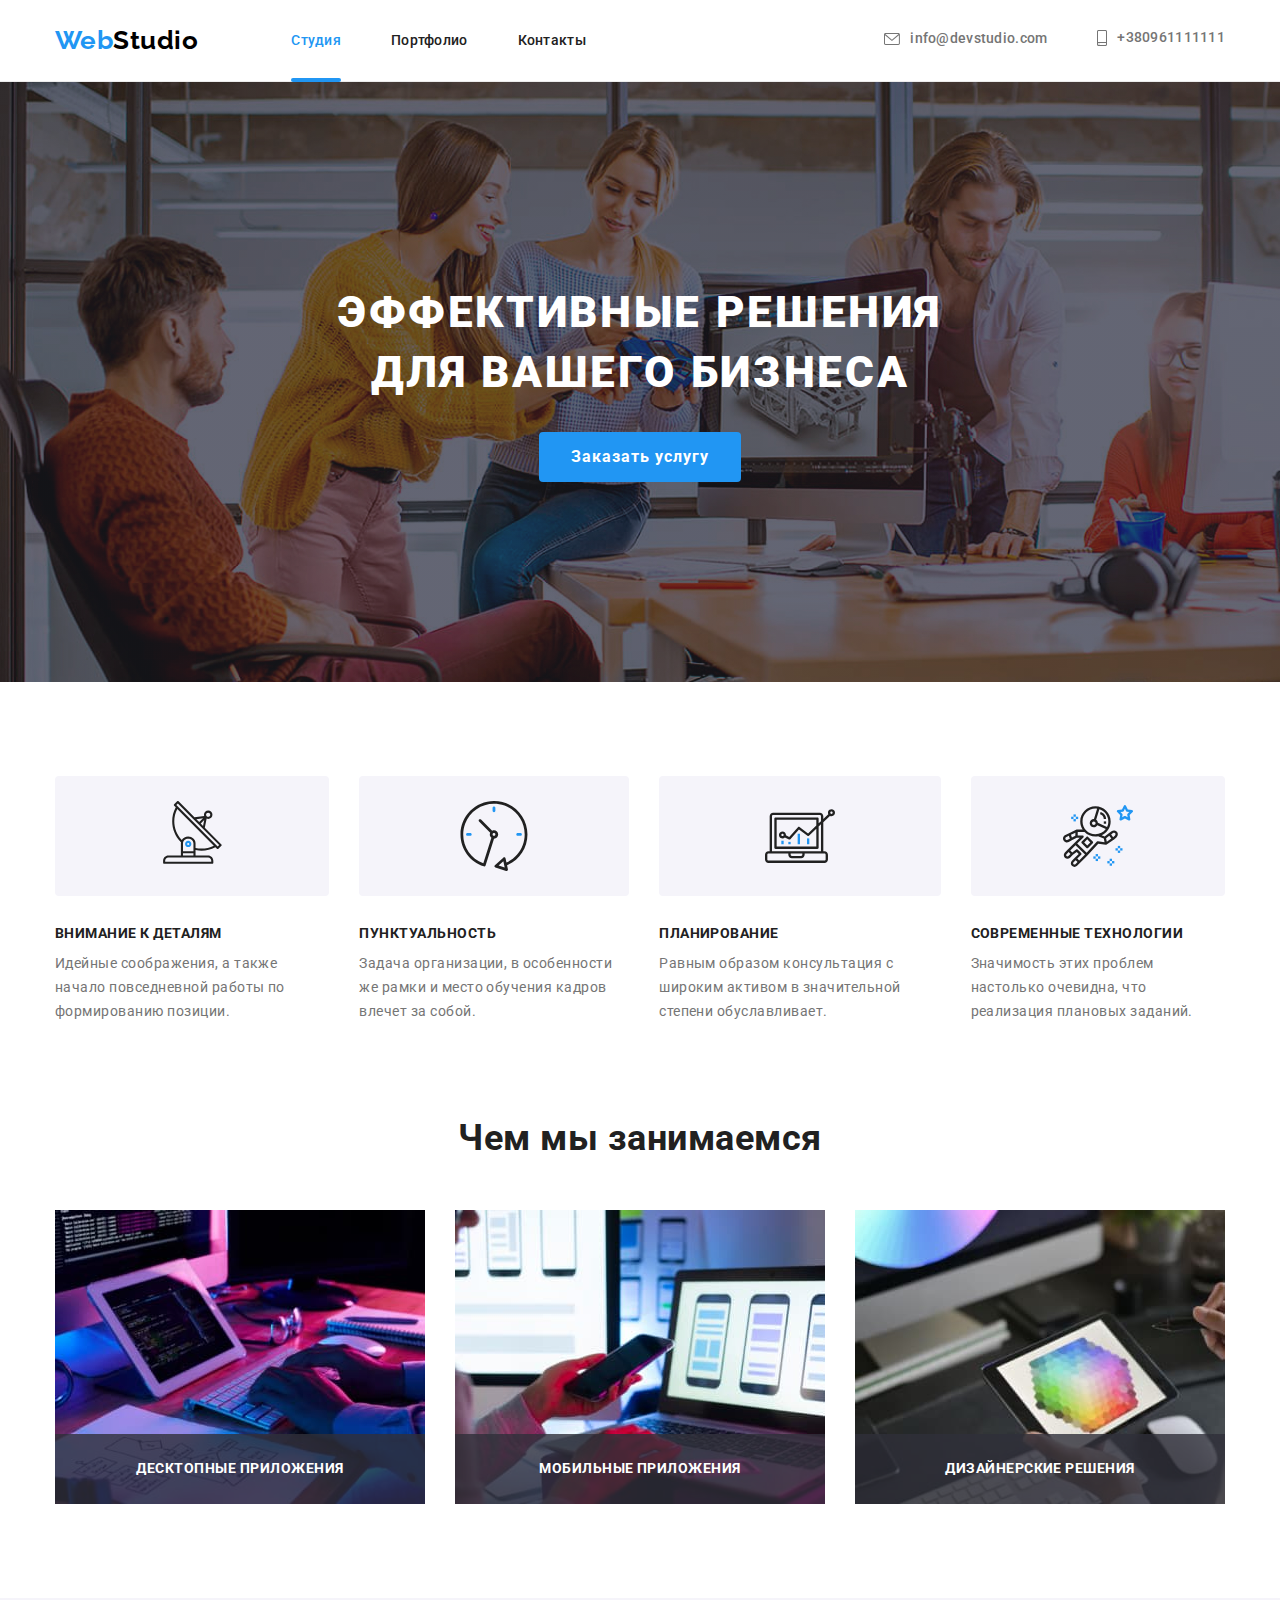
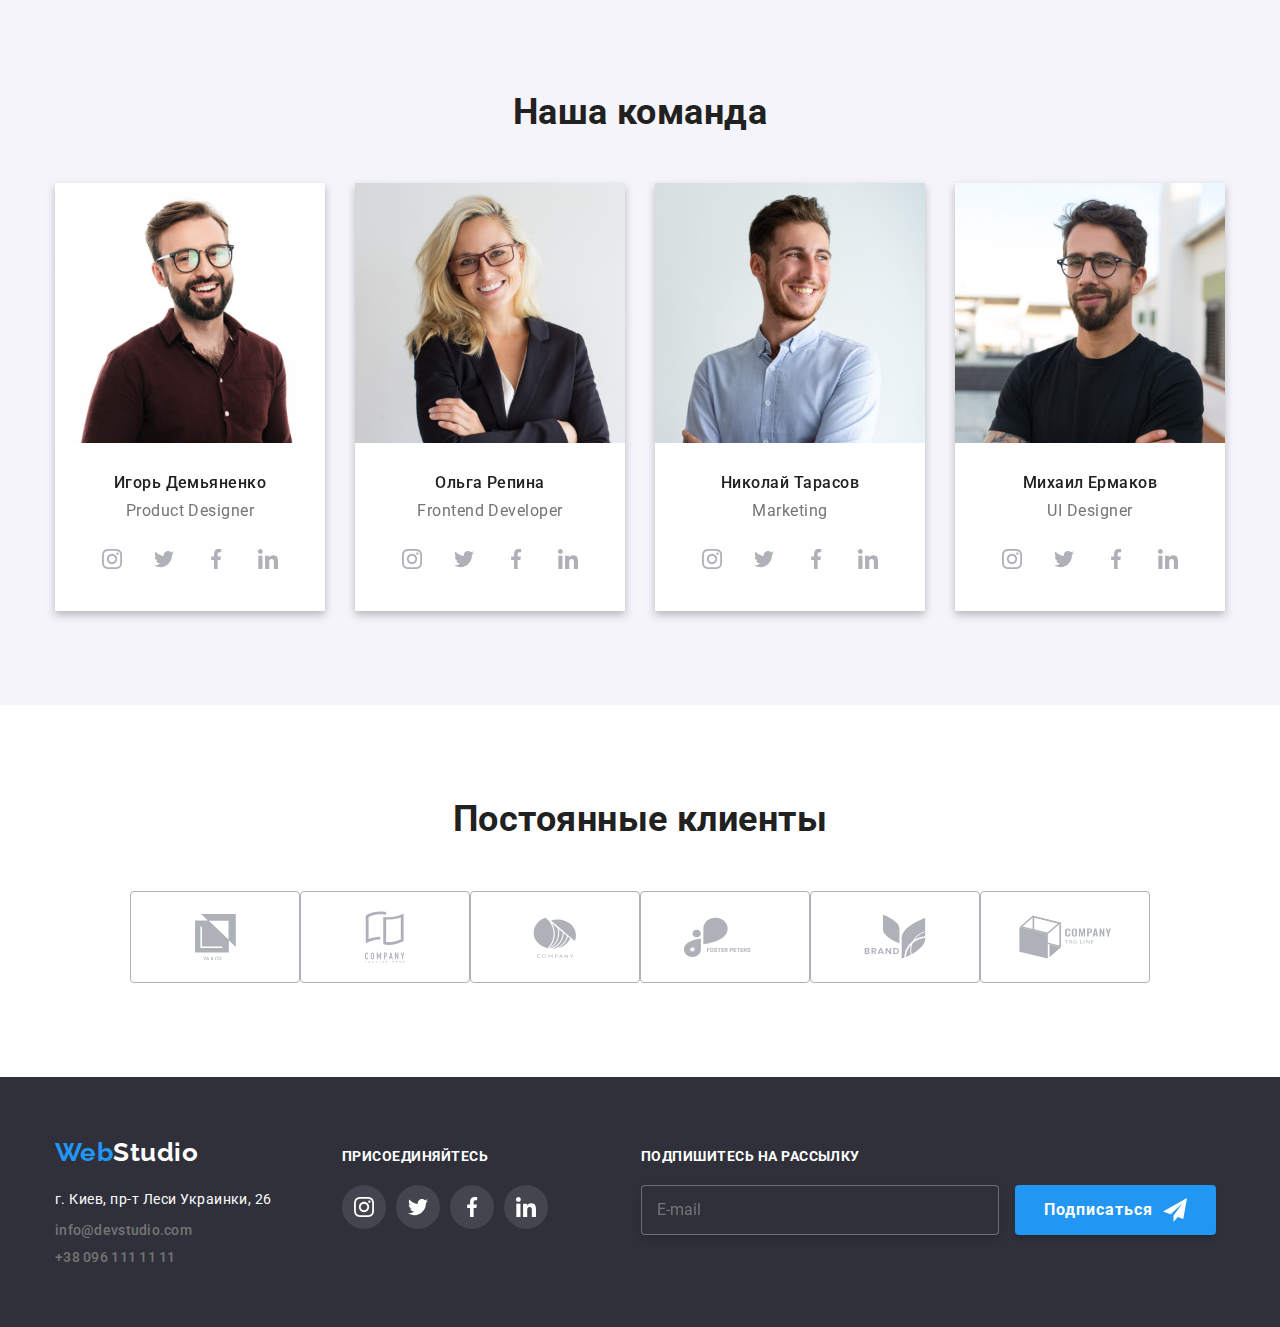
<file: index.html>
<!DOCTYPE html>
<html lang="ru">
<head>
    <meta charset="UTF-8">
    <meta http-equiv="X-UA-Compatible" content="IE=edge">
    <meta name="viewport" content="width=device-width, initial-scale=1.0">
    <title>Document</title>
    <link rel="preconnect" href="https://fonts.gstatic.com">
    <link href="https://fonts.googleapis.com/css2?family=Raleway:wght@700&family=Roboto:wght@400;500;700;900&display=swap" rel="stylesheet">
    <link
    rel="stylesheet"
    href="https://cdnjs.cloudflare.com/ajax/libs/animate.css/4.1.1/animate.min.css"/>
    <link rel="stylesheet" href="https://cdnjs.cloudflare.com/ajax/libs/modern-normalize/1.0.0/modern-normalize.min.css">
    <link rel="stylesheet" href="./css/styles.css">
</head>
<body>
    <!-- Шапка профиля -->
    <!-- header -->
    <header class="header">
        <div class="container header-container">
        <nav class="navigation">
            <a class="logo underline animate__swing animate__animated" href="./index.html"> Web<span class="black-logo">Studio</span></a>
            <ul class="list menu">
                <li class="menu-item">
                    <a class="nav-link current underline" href="./index.html">Студия</a>
                </li>
                <li class="menu-item">
                    <a class="nav-link underline " href="./portfolio.html">Портфолио</a>
                </li>
                <li class="menu-item">
                    <a class="nav-link underline " href="">Контакты</a>
                </li>
            </ul>
        </nav>
        <!-- Адрес -->
        <ul class="social list">
            <li class="menu-item">
            
                <a class="social-links underline" href="mailto:info@devstudio.com">
                     <svg class="icon-header"  width="16px" height="12px">
                        <use href="./images/symbol.svg#icon-envelope"> </use>
                    </svg>
                    info@devstudio.com
                </a>
            </li>
            <li class="menu-item">
            
                <a class="social-links underline" href="tel:+380961111111">
                    <svg class="icon-header" width="10px" height="16px">
                    <use href="./images/symbol.svg#icon-smartphone"></use>
                </svg>  
                +380961111111
                </a></li>
        </ul>
    </div>
    </header>
           <!-- Герой -->
           <!-- Hero section -->
            <section class="section-background background-images">
                    <h1 class="description">
                        Эффективные решения <br>для вашего бизнеса           
                     </h1>
                     <button class="button animate__pulse animate__animated" type="button"  data-modal-open>Заказать услугу</button>   
            </section>

            <!-- Особливості компанії -->
            <!-- section Features of the company -->
            <section class="section">
               <div class="container">
                <h2 class="visually-hidden">Особенности</h2>
                <ul class="list features">
                    <li class="features-text">
                        <div class="icon-bd">
                            <svg class="icon">
                                <use href="./images/symbol.svg#icon-antenna"></use>
                            </svg>
                        </div>
                        <h3 class="title">Внимание к деталям</h3>
                        <p class="text">Идейные соображения, а также начало повседневной работы по формированию позиции.  </p>

                    </li>
                    <li class="features-text">
                        <div class="icon-bd">
                            <svg class="icon">
                                <use href="./images/symbol.svg#icon-clock"></use>
                            </svg>
                        </div>
                        <h3 class="title">Пунктуальность</h3>
                        <p class="text">Задача организации, в особенности же рамки и место обучения кадров влечет за собой.  </p>
                    </li>
                    <li class="features-text">
                        <div class="icon-bd">
                            <svg class="icon">
                                <use href="./images/symbol.svg#icon-diagram"></use>
                            </svg>
                        </div>
                        <h3 class="title"  >Планирование</h3>
                        <p class="text">Равным образом консультация с широким активом в значительной степени обуславливает.  </p>
                    </li>
                    <li class="features-text">
                        <div class="icon-bd">
                            <svg class="icon">
                                <use href="./images/symbol.svg#icon-astronaut"></use>
                            </svg>
                        </div>
                        <h3 class="title"  >Современные технологии</h3>
                        <p class="text">Значимость этих проблем настолько очевидна, что реализация плановых заданий.  </p>
                    </li>
                </ul>
               </div>
            </section>
            <!--Чем мы занимаемся-->
            <!-- SECTION What we do -->
            <section class="section-heading">
                   <div class="container">
                    <h2 class="heading">Чем мы занимаемся</h2>
                    <ul class=" work-item list">
                        <li class="item">
                           
                            <img src="./images/box1.jpg" alt="Человек печатает на клавиатуре" width="370">
                            <h3 class="item-list-wrapper">Десктопные приложения</h3>
                        
                        </li>
                        <li class="item">
                            <img src="./images/img.jpg" alt="Телефон" width="370">
                            <h3 class="item-list-wrapper">Мобильные приложения</h3>
                        </li>
                        <li class="item">
                             <img src="./images/box3.jpg" alt="Планшет" width="370">
                             <h3 class="item-list-wrapper">Дизайнерские решения</h3>
                        </li>
                    </ul>
                   </div>
        </section>
            <!--  команда  -->
            <!-- team -->
            <section class="staff section">
        <div class="container">
            <h2 class="heading">Наша команда</h2>
                    <ul class="list-staff list ">
                        <li class="list-item-staff">
                    <img src="./images/1.jpg" alt="фото сотрудника 1" width="270">
                    <div class="staff-list-content">
                        <h3 class="title-list">Игорь Демьяненко</h3>
                    <p class="text-work" lang="en">Product Designer</p>
                   
                    <ul class="social-list list">
                        <li class="social-list-item">
                            <a class="social-list-link underline" href="https://www.instagram.com/" 
                            target="_blank"
                            rel="noreferrer noopener">
                            <svg class="social-list-icon">
                                <use href="./images/symbol.svg#icon-instagram"></use>
                            </svg>
                        </a>
                        </li>

                        <li class="social-list-item">
                            <a class="social-list-link underline " href="https://twitter.com/" 
                            target="_blank"
                            rel="noreferrer noopener">
                            <svg class="social-list-icon">
                                <use href="./images/symbol.svg#icon-twitter"></use>
                            </svg>
                        </a>
                        </li>

                        <li class="social-list-item">
                            <a class="social-list-link underline" href="https://www.facebook.com/" 
                            target="_blank"
                            rel="noreferrer noopener">
                            <svg class="social-list-icon">
                                <use href="./images/symbol.svg#icon-facebook"></use>
                            </svg>
                        </a>
                        </li>

                        <li class="social-list-item">
                            <a class="social-list-link underline" href="https://www.linkedin.com/" 
                            target="_blank"
                            rel="noreferrer noopener">
                            <svg class="social-list-icon">
                                <use href="./images/symbol.svg#icon-linkedin"></use>
                            </svg>
                        </a>
                        </li>

                    </ul>
                    </div>
                        </li>
                        <li class="list-item-staff">
                    <img src="./images/2.jpg" alt="фото сотрудника 2" width="270">
                    <div class="staff-list-content">
                        <h3 class="title-list">Ольга Репина</h3>
                    <p class="text-work" lang="en">Frontend Developer</p>
                    <ul class="social-list list">
                        <li class="social-list-item">
                            <a class="social-list-link underline" href="https://www.instagram.com/" 
                            target="_blank"
                            rel="noreferrer noopener">
                            <svg class="social-list-icon">
                                <use href="./images/symbol.svg#icon-instagram"></use>
                            </svg>
                        </a>
                        </li>

                        <li class="social-list-item">
                            <a class="social-list-link underline" href="https://twitter.com/" 
                            target="_blank"
                            rel="noreferrer noopener">
                            <svg class="social-list-icon">
                                <use href="./images/symbol.svg#icon-twitter"></use>
                            </svg>
                        </a>
                        </li>

                        <li class="social-list-item">
                            <a class="social-list-link underline" href="https://www.facebook.com/" 
                            target="_blank"
                            rel="noreferrer noopener">
                            <svg class="social-list-icon">
                                <use href="./images/symbol.svg#icon-facebook"></use>
                            </svg>
                        </a>
                        </li>

                        <li class="social-list-item">
                            <a class="social-list-link underline" href="https://www.linkedin.com/" 
                            target="_blank"
                            rel="noreferrer noopener">
                            <svg class="social-list-icon">
                                <use href="./images/symbol.svg#icon-linkedin"></use>
                            </svg>
                        </a>
                        </li>


                    </ul>
                    </div>
                        </li>
                        <li class="list-item-staff">
                    <img src="./images/3.jpg" alt="фото сотрудника 3 " width="270">
                    <div class="staff-list-content">
                        <h3 class="title-list">Николай Тарасов</h3>
                    <p class="text-work" lang="en">Marketing</p>
                    <ul class="social-list list">
                        <li class="social-list-item">
                            <a class="social-list-link underline" href="https://www.instagram.com/" 
                            target="_blank"
                            rel="noreferrer noopener">
                            <svg class="social-list-icon">
                                <use href="./images/symbol.svg#icon-instagram"></use>
                            </svg>
                        </a>
                        </li>

                        <li class="social-list-item">
                            <a class="social-list-link underline" href="https://twitter.com/" 
                            target="_blank"
                            rel="noreferrer noopener">
                            <svg class="social-list-icon">
                                <use href="./images/symbol.svg#icon-twitter"></use>
                            </svg>
                        </a>
                        </li>

                        <li class="social-list-item">
                            <a class="social-list-link underline" href="https://www.facebook.com/" 
                            target="_blank"
                            rel="noreferrer noopener">
                            <svg class="social-list-icon">
                                <use href="./images/symbol.svg#icon-facebook"></use>
                            </svg>
                        </a>
                        </li>

                        <li class="social-list-item">
                            <a class="social-list-link underline" href="https://www.linkedin.com/" 
                            target="_blank"
                            rel="noreferrer noopener">
                            <svg class="social-list-icon">
                                <use href="./images/symbol.svg#icon-linkedin"></use>
                            </svg>
                        </a>
                        </li>


                    </ul>
                    </div>
                        </li>
                        <li class="list-item-staff">
                    <img src="./images/4.jpg" alt="фото сотрудника 4" width="270">
                    <div class="staff-list-content">
                        <h3 class="title-list">Михаил Ермаков</h3>
                    <p class="text-work" lang="en">UI Designer</p>
                    <ul class="social-list list">
                        <li class="social-list-item">
                            <a class="social-list-link underline" href="https://www.instagram.com/" 
                            target="_blank"
                            rel="noreferrer noopener">
                            <svg class="social-list-icon">
                                <use href="./images/symbol.svg#icon-instagram"></use>
                            </svg>
                        </a>
                        </li>

                        <li class="social-list-item">
                            <a class="social-list-link underline" href="https://twitter.com/" 
                            target="_blank"
                            rel="noreferrer noopener">
                            <svg class="social-list-icon">
                                <use href="./images/symbol.svg#icon-twitter"></use>
                            </svg>
                        </a>
                        </li>

                        <li class="social-list-item">
                            <a class="social-list-link underline" href="https://www.facebook.com/" 
                            target="_blank"
                            rel="noreferrer noopener">
                            <svg class="social-list-icon">
                                <use href="./images/symbol.svg#icon-facebook"></use>
                            </svg>
                        </a>
                        </li>

                        <li class="social-list-item">
                            <a class="social-list-link underline" href="https://www.linkedin.com/" 
                            target="_blank"
                            rel="noreferrer noopener">
                            <svg class="social-list-icon">
                                <use href="./images/symbol.svg#icon-linkedin"></use>
                            </svg>
                        </a>
                        </li>

                    </ul>
                    </div>
                        </li>
                        </ul>
        </div>
            </section>
            <!-- Постоянные клиенты -->
            <!-- section Regular customers -->
            <section class="section-client">
                <div class="container">
                <h2 class="client">Постоянные клиенты</h2>
                <ul class="icon-client list">
                    <li class="client-list">
                        <a class="icon-link animate__rubberBand animate__animated" href="">
                            <svg class="icon-client" width="41" height="46.7">
                                <use  href="./images/symbol.svg#icon-group"></use>
                            </svg>
                        </a>
                    </li>
                    <li class="client-list">
                        <a class="icon-link animate__rubberBand animate__animated" href="">
                            <svg class="icon-client-svg" width="40" height="52">
                                <use  href="./images/symbol.svg#icon-group1"></use>
                            </svg>
                        </a>
                    </li>
                    <li class="client-list">
                        <a class="icon-link animate__rubberBand animate__animated" href="">
                            <svg class="icon-client" width="43.46" height="41.18">
                                <use  href="./images/symbol.svg#icon-Object"></use>
                            </svg>
                        </a>
                    </li>
                    <li class="client-list">
                        <a class="icon-link animate__rubberBand animate__animated" href="">
                            <svg class="icon-client" width="84.44" height="40.62">
                                <use href="./images/symbol.svg#icon-group2"></use>
                            </svg>
                        </a>
                    </li>
                    <li class="client-list">
                        <a class="icon-link animate__rubberBand animate__animated" href="">
                            <svg class="icon-client" width="62.54" height="45.43">
                                <use href="./images/symbol.svg#icon-group3"></use>
                            </svg>
                        </a>
                    </li>
                    <li class="client-list">
                        <a class="icon-link animate__rubberBand animate__animated" href="">
                            <svg class="icon-client" width="92.79" height="43.93">
                                <use href="./images/symbol.svg#icon-group4"></use>
                            </svg>
                        </a>
                    </li>
                </ul>
            </div>
            </section>
        
            <!-- Футер -->
            <main>
            <footer class="page-footer">
               <div class="general-container container ">
                   <div class="footer-container">
                <a class="logo-footer underline" href="./index.html"> Web<span class="white-logo">Studio</span></a>
                <address class="address">
                    <ul class="list address-link-footer">
                        <li class="list-item-list">
                            <a class="address-link  underline" href="https://goo.gl/maps/HCuwmD3rSAXzaj4Q9"
                                target="_blank"
                                rel="noreferrer noopener">г. Киев, пр-т Леси Украинки, 26</a>
                        </li>
                        <li class="list-item-list">
                        <a class="social-links-footer underline" href="mailto:info@devstudio.com">info@devstudio.com</a> 
                    </li>
                    <li class="list-item-list">
                        <a class="social-links-footer underline" href="tel:+380961111111">+38 096 111 11 11</a>
                    </li>
            </ul>
            
            </address>
               </div>


               <!-- Присоединяйтесь -->
               <div class="social-footer">
                <p class="social-foorer-title">Присоединяйтесь</p>
                <ul class="social-foorer-list list">
                    <li class="social-footer-icon">
                        <a class="social-footer-link" href="https://www.instagram.com/" 
                        target="_blank"
                        rel="noreferrer noopener">
                        
                        <svg class="footer-icon" width="20" height="20">
                            <use href="./images/symbol.svg#icon-instagram"></use>
                        </svg>
                    </a>
                    </li>
                    <li class="social-footer-icon">
                        <a class="social-footer-link" href="https://twitter.com/"
                        target="_blank"
                        rel="noreferrer noopener">
                    
                        <svg class="footer-icon" width="20" height="20">
                            <use href="./images/symbol.svg#icon-twitter" ></use>
                        </svg>
                    </a>
                    </li>
                    <li class="social-footer-icon">
                        <a class="social-footer-link" href="https://www.facebook.com/"
                        target="_blank"
                        rel="noreferrer noopener">
                    
                        <svg class="footer-icon" width="20" height="20">
                            <use href="./images/symbol.svg#icon-facebook"></use>
                        </svg>
                    </a>
                    </li>
                    <li class="social-footer-icon">
                        <a class="social-footer-link" href="https://www.linkedin.com/" 
                        target="_blank"
                        rel="noreferrer noopener">
                   
                        <svg class="footer-icon" width="20" height="20">
                            <use href="./images/symbol.svg#icon-linkedin"></use>
                        </svg>
                    </a>
                    </li>
                </ul>
               </div>
            <div class="footer-input-wrapper">
                <form action="#">
                    <p class="form-text">Подпишитесь на рассылку</p>
                    <label  class="form-ladel-footer">
                        <input type="email" name="user-email" class="contact-form-input-footer" placeholder="E-mail" >
                    </label>
                    <button type="submit" class="footer-form-button">
                        Подписаться
                        <svg class="icon-footer-send" width="24" height="24" 
                        >
                            <use href="./images/symbol.svg#icon-send"></use>
                        </svg>
                    </button>
                </form>
            </div>
        </div>
    
            </footer>
    </main>

    <!-- модальное окно -->
    <div class="backdrop is-hidden" data-modal>
        <div class="modal" >
        <button class="modal-close-btn "  type="button"  data-modal-close>  
            <svg class="icone-btn" width="18" height="18">
            <use href="./images/symbol.svg#icon-close"></use>
        </svg> 
        </button>


        <form action="#" method="GET" class="contact-form">
            <p class="text-form">Оставьте свои данные, мы вам перезвоним</p>

                    <label for="name" class="form-ladel">
                        Имя
                    <span class="modal-form-input-wrapper">
                        <input type="text" name="user-name" class="contact-form-input"  minlength="2" required id="name">
                    <svg class="svg-form">
                        <use href="./images/symbol.svg#icon-person"></use>
                    </svg>
                </span>
                    </label>
                    <label for="tel" class="form-ladel">
                        Телефон
                        <span class="modal-form-input-wrapper">
                        <input type="tel" name="user-phone" class="contact-form-input" required pattern="[0-9]{3}-[0-9]{3}-[0-9]{2}-[0-9]{2}" title="096-111-11-11" id="tel">
                        <svg class="svg-form">
                            <use href="./images/symbol.svg#icon-phone"></use>
                        </svg>
                    </span>
                    </label>
                    <label for="email" class="form-ladel">
                        Почта
                        <span class="modal-form-input-wrapper">
                            <input type="email" name="user-email" class="contact-form-input" required id="email">
                        <svg class="svg-form">
                            <use href="./images/symbol.svg#icon-email"></use>
                        </svg>
                    </span>
                    </label>
                    <label for="comment" class="form-ladel">
                        Комментарий
                        <textarea name="comment" class="madal-form-message" placeholder="Введите текст" id="comment"></textarea>
                    </label>
                    <label class="modal-form-checkbox-policy">
                        <input class="modal-form-checkbox visually-hidden-checkbox" type="checkbox" name="user-policy"  required />
                        <span class="icon-chack"> </span>
                        Соглашаюсь с рассылкой и принимаю
                        <a class="modal-form-policy-link" href=""> Условия договора</a>
                      </label>
                    <button type="submit" class="modal-form-btn">Отправить</button>
        </form>
    </div>
    </div>
                    <script src="./js/modal.js"></script>
</body>
</html>
</file>
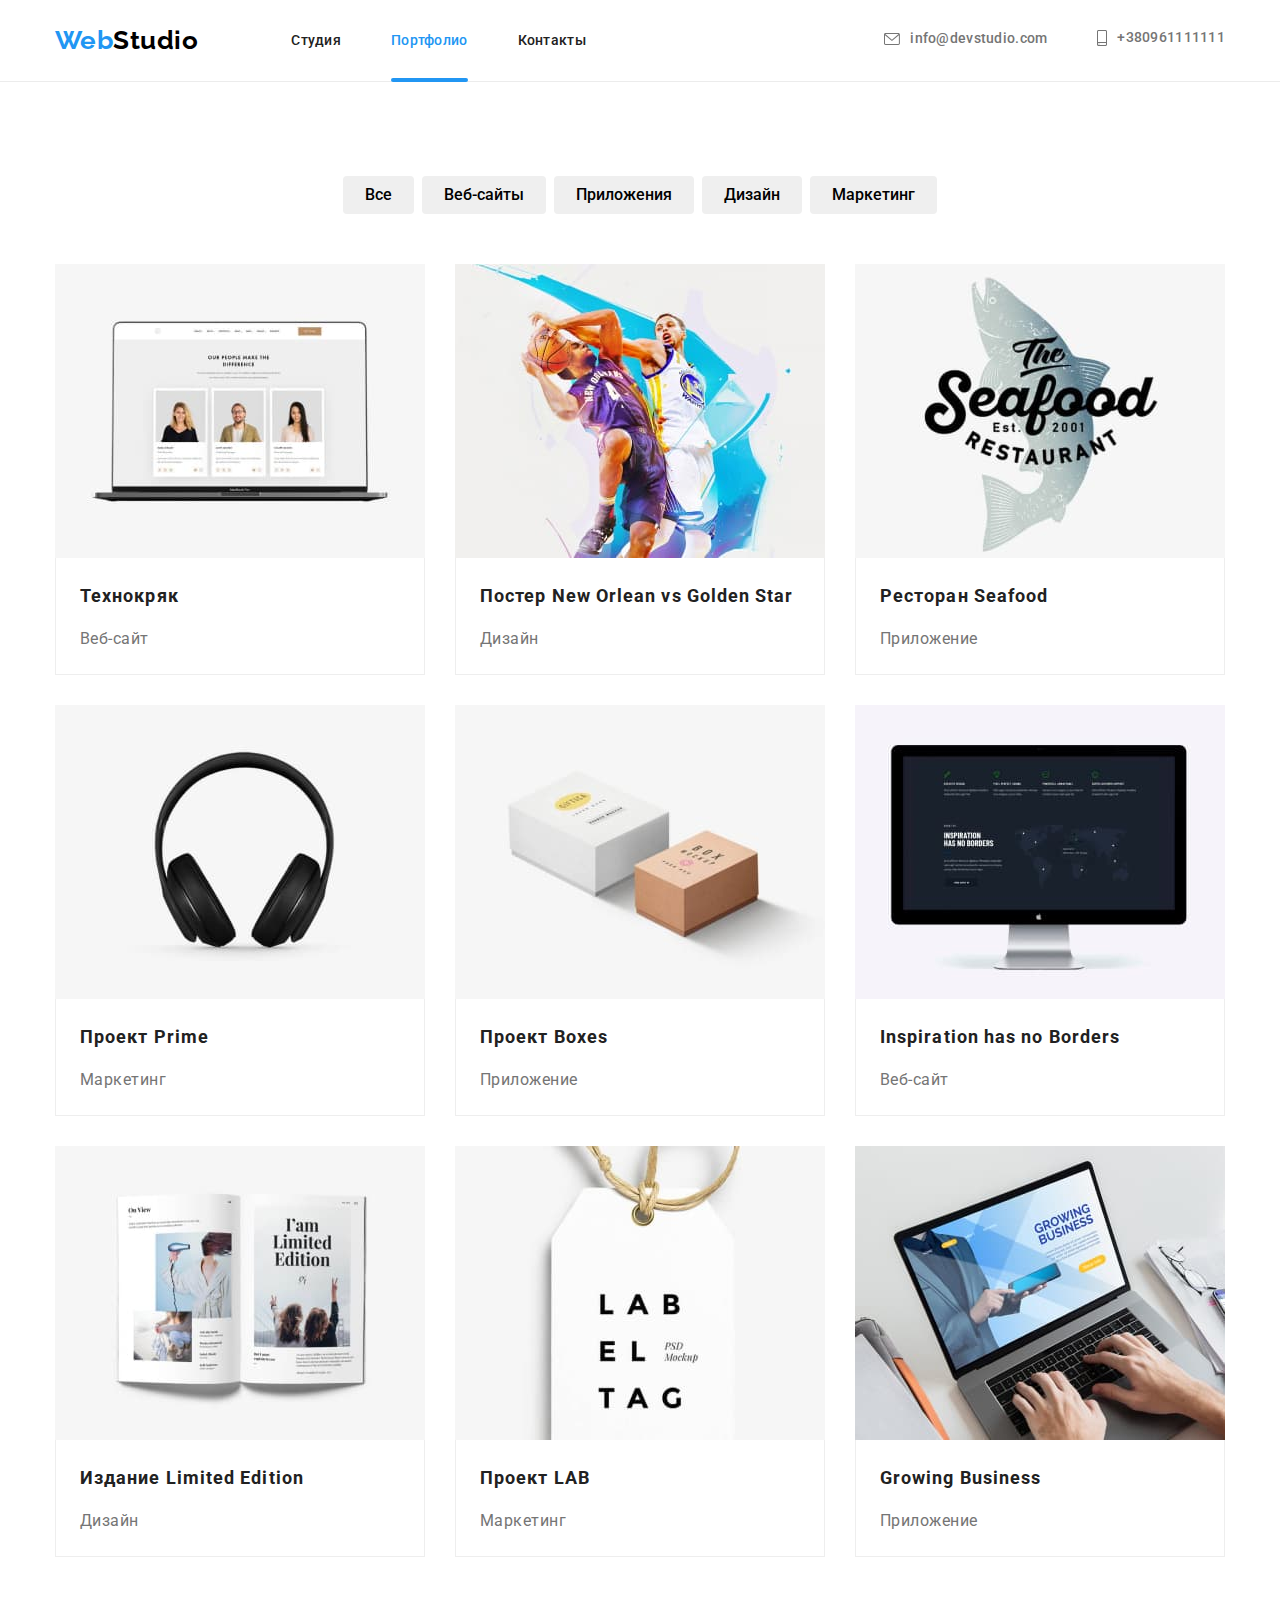
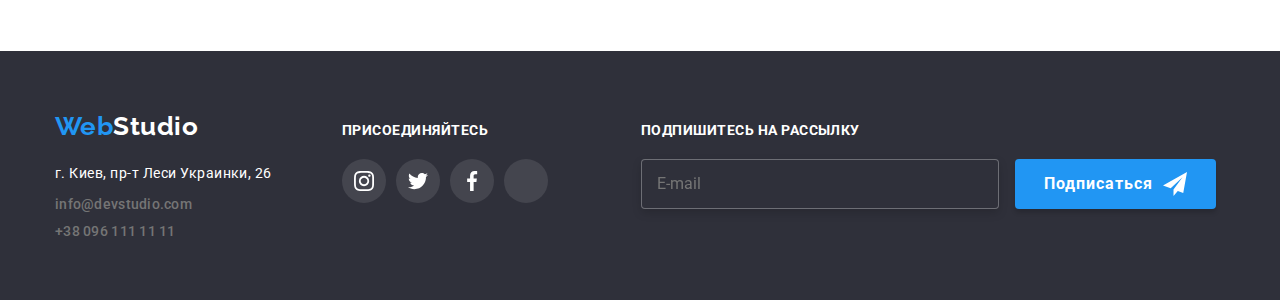
<file: portfolio.html>
<!DOCTYPE html>
<html lang="ru">
<head>
    <meta charset="UTF-8">
    <meta http-equiv="X-UA-Compatible" content="IE=edge">
    <meta name="viewport" content="width=device-width, initial-scale=1.0">
    <title>Document</title>
    <link rel="preconnect" href="https://fonts.gstatic.com">
    <link href="https://fonts.googleapis.com/css2?family=Raleway:wght@700&family=Roboto:wght@400;500;700;900&display=swap" rel="stylesheet">
    <link rel="stylesheet" href="https://cdnjs.cloudflare.com/ajax/libs/modern-normalize/1.0.0/modern-normalize.min.css">
    <link rel="stylesheet" href="./css/styles.css">
</head  >
<body>
    <!-- Шапка профиля -->
    <header class="header">
        <div class="container header-container">
            <nav class="navigation">
                <a class="logo underline" href="./index.html"> Web<span class="black-logo">Studio</span></a>
                <ul class="list menu">
                    <li class="menu-item">
                        <a class="nav-link underline " href="./index.html">Студия</a>
                    </li>
                    <li class="menu-item">
                        <a class="nav-link underline current" href="./portfolio.html">Портфолио</a>
                    </li>
                    <li class="menu-item">
                        <a class="nav-link underline " href="">Контакты</a>
                    </li>
                </ul>
            </nav>
            <!-- Адрес -->
            <ul class="list social">
                <li class="menu-item">
                    <a class="social-links underline" href="mailto:info@devstudio.com">
                        <svg class="icon-header"  width="16px" height="12px">
                           <use href="./images/symbol.svg#icon-envelope"> </use>
                       </svg>
                       info@devstudio.com
                   </a>
                </li>
                <li class="menu-item">
                    <a class="social-links underline" href="tel:+380961111111">
                        <svg class="icon-header" width="10px" height="16px">
                        <use href="./images/symbol.svg#icon-smartphone"></use>
                    </svg>  
                    +380961111111
                    </a>
                </li>
            </ul>
        </div>
    </header>
     <!-- Кнопки -->
<main>
    <section class="section">
<div class="container">
    <ul class="list list-button-list">
        <li class="button-title">
            <button class="button-list" type="button">Все</button>
        </li>
        <li class="button-title">
            <button class="button-list" type="button">Веб-сайты</button>
        </li>
        <li class="button-title">
            <button class="button-list" type="button">Приложения</button>
        </li>
        <li class="button-title">
            <button class="button-list" type="button">Дизайн</button>
        </li>
        <li class="button-title">
            <button class="button-list" type="button">Маркетинг</button>
        </li>
    </ul>
    </div>

    <!-- Портфолио -->
    <div class="container">
    <h2 class="visually-hidden">Портфолио</h2>
    <ul class="card-set list">
        
    <li class="card">
         <a class="link-img underline" href="">
         <div class="team-list-img-wrapper">
            <img src="./images2/img1.jpg" alt="Технокряк" width="370">
            <p class="overlay">Технокряк это современная площадка распространения коронавируса. Компании используют эту платформу для цифрового шпионажа и атак на защищённые сервера конкурентов.</p>
         </div>
             <div class="card-list">
            <h3 class="title-list-card">Технокряк</h3>
         <p class="text-list">Веб-сайт</p>
          </div>
     </a>
    </li>

    <li  class="card">
        <a class="link-img underline" href="">
            <div class="team-list-img-wrapper">
        <img src="./images2/img2.jpg" alt="Картинка баскетболистов" width="370">
        <p class="overlay">Технокряк это современная площадка распространения коронавируса. Компании используют эту платформу для цифрового шпионажа и атак на защищённые сервера конкурентов.</p>
       </div>
        <div class="card-list">
            <h3 class="title-list-card">Постер New Orlean vs Golden Star</h3>
        <p class="text-list">Дизайн</p>
        </div>
    </a>
    </li>

    <li  class="card">
        <a class="link-img underline" href="">
            <div class="team-list-img-wrapper">
        <img src="./images2/img3.jpg" alt="Ресторан Seafood" width="370">
        <p class="overlay">Технокряк это современная площадка распространения коронавируса. Компании используют эту платформу для цифрового шпионажа и атак на защищённые сервера конкурентов.</p>
    </div>
       <div class="card-list">
        <h3 class="title-list-card">Ресторан Seafood</h3>
        <p class="text-list">Приложение</p>
       </div>
    </a>
    </li>

    <li class="card">
        <a class="link-img underline" href="">
            <div class="team-list-img-wrapper">
        <img src="./images2/img4.jpg" alt="Наушники" width="370">
        <p class="overlay">Технокряк это современная площадка распространения коронавируса. Компании используют эту платформу для цифрового шпионажа и атак на защищённые сервера конкурентов.</p>
    </div>
       <div class="card-list">
        <h3 class="title-list-card">Проект Prime</h3>
        <p class="text-list">Маркетинг</p>
       </div>
    </a>
    </li>

    <li class="card">
        <a class="link-img underline" href="">
            <div class="team-list-img-wrapper">
        <img src="./images2/img5.jpg" alt="Проект Boxes" width="370">
        <p class="overlay">Технокряк это современная площадка распространения коронавируса. Компании используют эту платформу для цифрового шпионажа и атак на защищённые сервера конкурентов.</p>
    </div>
       <div class="card-list">
        <h3 class="title-list-card">Проект Boxes</h3>
        <p class="text-list">Приложение</p>
       </div>
    </a>
    </li>
    
    <li class="card">
        <a class="link-img underline" href="">
            <div class="team-list-img-wrapper">
            <img src="./images2/img6.jpg" alt="Монитор компьютера">
            <p class="overlay">Технокряк это современная площадка распространения коронавируса. Компании используют эту платформу для цифрового шпионажа и атак на защищённые сервера конкурентов.</p>
        </div>
            <div class="card-list">
                <h3 class="title-list-card" lang="en">Inspiration has no Borders</h3>
            <p class="text-list">Веб-сайт</p>
            </div>
        </a>
    </li>

    <li class="card">
        <a class="link-img underline" href="">
            <div class="team-list-img-wrapper">
            <img src="./images2/img7.jpg" alt="Книга">
            <p class="overlay">Технокряк это современная площадка распространения коронавируса. Компании используют эту платформу для цифрового шпионажа и атак на защищённые сервера конкурентов.</p>
        </div>
        <div class="card-list">
            <h3 class="title-list-card">Издание Limited Edition</h3>
        <p class="text-list">Дизайн</p>
        </div>
        </a>
    </li>

    <li class="card">
        <a class="link-img underline" href="">
            <div class="team-list-img-wrapper">
            <img src="./images2/img8.jpg" alt="Проект LAB">
            <p class="overlay">Технокряк это современная площадка распространения коронавируса. Компании используют эту платформу для цифрового шпионажа и атак на защищённые сервера конкурентов.</p>
        </div>
       <div class="card-list">
        <h3 class="title-list-card">Проект LAB</h3>
        <p class="text-list">Маркетинг</p>
       </div>
        </a>
    </li>

    <li class="card">
        <a class="link-img underline" href="">
            <div class="team-list-img-wrapper">
            <img src="./images2/img9.jpg" alt="Человек печатает на ноутбуке">
            <p class="overlay">Технокряк это современная площадка распространения коронавируса. Компании используют эту платформу для цифрового шпионажа и атак на защищённые сервера конкурентов.</p>
        </div>
        <div class="card-list">
            <h3 class="title-list-card" lang="en">Growing Business</h3>
        <p class="text-list">Приложение</p>
        </div>
        </a>
    </li>

    </ul>
    </div>
</section>
</main>
    <!-- Футер -->
    <footer class="page-footer">
        <div class="general-container container ">
            <div class="footer-container">
         <a class="logo-footer underline" href="./index.html"> Web<span class="white-logo">Studio</span></a>
         <address class="address">
             <ul class="list address-link-footer">
                 <li class="list-item-list">
                     <a class="address-link  underline" href="https://goo.gl/maps/HCuwmD3rSAXzaj4Q9"
                         target="_blank"
                         rel="noreferrer noopener">г. Киев, пр-т Леси Украинки, 26</a>
                 </li>
                 <li class="list-item-list">
                 <a class="social-links-footer underline" href="mailto:info@devstudio.com">info@devstudio.com</a> 
             </li>
             <li class="list-item-list">
                 <a class="social-links-footer underline" href="tel:+380961111111">+38 096 111 11 11</a>
             </li>
     </ul>

     </address>
        </div>
        <!-- Присоединяйтесь -->
        <div class="social-footer">
         <p class="social-foorer-title">Присоединяйтесь</p>
         <ul class="social-foorer-list list">
             <li class="social-footer-icon">
                 <a class="social-footer-link" href="https://www.instagram.com/" 
                 target="_blank"
                 rel="noreferrer noopener">
                 
                 <svg class="footer-icon" width="20" height="20">
                     <use href="./images/symbol.svg#icon-instagram"></use>
                 </svg>
             </a>
             </li>
             <li class="social-footer-icon">
                 <a class="social-footer-link" href="https://twitter.com/"
                 target="_blank"
                 rel="noreferrer noopener">
             
                 <svg class="footer-icon" width="20" height="20">
                     <use href="./images/symbol.svg#icon-twitter" ></use>
                 </svg>
             </a>
             </li>
             <li class="social-footer-icon">
                 <a class="social-footer-link" href="https://www.facebook.com/"
                 target="_blank"
                 rel="noreferrer noopener">
             
                 <svg class="footer-icon" width="20" height="20">
                     <use href="./images/symbol.svg#icon-facebook"></use>
                 </svg>
             </a>
             </li>
             <li class="social-footer-icon">
                 <a class="social-footer-link" href="https://www.linkedin.com/" 
                 target="_blank"
                 rel="noreferrer noopener">
            
                 <svg class="footer-icon" width="20" height="20">
                     <use href="./images/symbol.svg#
                     edin"></use>
                 </svg>
             </a>
             </li>
         </ul>
        </div>
     <div class="footer-input-wrapper">
         <form action="#">
             <p class="form-text">Подпишитесь на рассылку</p>
             <label for="email" class="form-ladel-footer">
                 <input type="email" name="user-email" class="contact-form-input-footer" placeholder="E-mail" id="email">
             </label>
             <button type="submit" class="footer-form-button">
                 Подписаться
                 <svg class="icon-footer-send" width="24" height="24" 
                 >
                     <use href="./images/symbol.svg#icon-send"></use>
                 </svg>
             </button>
         </form>
     </div>
 </div>

     </footer>
</body>
</html>
</file>
<file: css/styles.css>
:root {
    --title-color: #212121;
    --main-font: 'Roboto', sans-serif;
    --accent-color: #2196F3;
    --logo-text: #000000;
    --page-color:#ffffff;
    --text-color:#757575;
    --background-color:#2F303A;
    --lines-for-frame: #eeeeee ;
}

h1,
h2,
h3,
h4,
h5,
h6,
p {
  margin-top: 0;
  margin-bottom: 0;
}

ul,
ol {
  margin-top: 0;
  margin-bottom: 0;
  padding-left: 0;
}

img {
  display: block;
}

.underline{
    text-decoration: none;
        }
        
.list{
    list-style: none;
}

.section{
  padding-top: 94px;
  padding-bottom: 94px;
}
.section-heading{
  padding-bottom: 94px;
}

.visually-hidden {
  position: absolute;
  width: 1px;
  height: 1px;
  margin: -1px;
  border: 0;
  padding: 0;
  white-space: nowrap;
  clip-path: inset(100%);
  clip: rect(0 0 0 0);
  overflow: hidden;
}                 

body{
  color:  var(--title-color);
  font-family: var(--main-font);
  letter-spacing: 0.03em;
  }

.container{
  width: 1200px;
  padding-left: 15px;
  padding-right: 15px;
  margin-left: auto;
  margin-right: auto; 
  }
                             /* header */
.logo, .black-logo{
  font-family: 'Raleway', sans-serif;
  font-weight: 700;
  font-size: 26px;
  line-height: 1.20;
  color: var(--accent-color);
}

.logo{
  margin-right: 93px;
  display: inline-block;
}

.black-logo{
    color: var(--logo-text) ;   
}
.white-logo{
    color: var(--page-color);
}

.header-container {
    display: flex;
    align-items: center;
    justify-content: space-between;
  
  }

.navigation {
  display: flex;
    align-items: center;
  }

.menu {
    display: flex;
    align-items: center;
  }
.menu-item:not(:last-child){
  margin-right: 50px;    
  }
  
.header {
  padding-top: 25px;
  padding-bottom: 25px;
  border-bottom: 1px solid #ECECEC;
  }

.nav-link{
  font-weight: 500;
  font-size: 14px;
  line-height: 1.14;
  letter-spacing: 0.02em;
  color: var(--title-color);  
  transition: color 250ms linear ;
}

.nav-link:hover,
.nav-link:focus{
  color: var(--accent-color);
}

.current{
  color: var(--accent-color);
  position: relative;
}

.current::after{
  content: '';
  position: absolute;
  display: block;
  width: 100%;
  height: 4px;
  margin-top: 28px;
  border-radius: 4px;
  background: var(--accent-color);
}
.social{
  display: flex;
  align-items: center;
  margin-left: auto;
}



.social-links{
  font-weight: 500;
  font-size: 14px;
  line-height: 1.14;
  letter-spacing: 0.02em;
  color: var(--text-color);
  align-items: center;
  display: inline-flex; 
  transition: color 250ms linear;
  
} 


.social-links:hover,
  .social-links:focus{
  color: var(--accent-color);
  }

.icon-header{
  margin-right: 10px;
  fill: #757575;;
  transition: fill 250ms linear;
  }

.social-links:hover .icon-header,
.social-links:focus .icon-header{
  fill: var(--accent-color);
}
                            /* END header */
                            /* Hero section */
                             
.section-background{
  background: var(--background-color);
  padding-top:200px;
  padding-bottom: 200px;  
  background-image: linear-gradient(
  rgba(47, 48, 58, 0.4),
  rgba(47, 48, 58, 0.4)), 
  url("..//images2/bg.jpg");
  background-size: cover;
  background-repeat: no-repeat;
  max-width: 1600px;
  height: 600px;
  margin-left: auto;
  margin-right: auto;
}

.description{
  font-weight: 900;
  font-size: 44px;
  line-height: 60px;
  letter-spacing: 0.06em;
  text-transform: uppercase;
  text-align: center;
  color: var(--page-color);
  margin-bottom: 30px;
}

.button{
  background: var(--accent-color);
  font-family: inherit;
  font-weight: 700;
  font-size: 16px;
  line-height: 1.87;
  align-items: center;
  text-align: center;
  letter-spacing: 0.06em;
  padding: 10px 32px;
  color: var(--page-color);
  border: none;
  cursor: pointer;
  display: flex;
  margin: 0 auto;
  border-radius: 4px;
  transition: background-color 250ms linear, box-shadow 250ms linear;
}


.button:hover{
  background-color: #188ce8;
  box-shadow: 0px 4px 4px rgba(0, 0, 0, 0.15);
}

                          /* END Hero section */
                    /*section Features of the company */
         

.features{
  display: flex;
  margin-left: -30px;
  margin-top: -30px;
}

.features-text{
  margin-left: 30px;
  margin-top: 30px;
}

.icon-bd{
  height: 120px;
  border-radius: 4px;
  margin-bottom: 30px;
  background-color: #F5F4FA;
  display: flex;
  justify-content: center;
  align-items: center;
}

.icon{
  width: 70px;
  height: 70px;
}

.title{
  font-weight: 700;
  font-size: 14px;
  line-height: 1.14;
  margin-bottom: 10px;
  text-transform: uppercase;
}

.text{
  font-size: 14px;
  line-height: 1.71;
  color: var(--text-color);
}

.visually-hidden {
  position: absolute;
  width: 1px;
  height: 1px;
  margin: -1px;
  border: 0;
  padding: 0;
    
  white-space: nowrap;
  clip-path: inset(100%);
  clip: rect(0 0 0 0);
  overflow: hidden;
  }

              /* ENDsection Features of the company */

                   /* SECTION What we do */

.heading{
  font-weight: 700;
  font-size: 36px;
  line-height: 1.16;
  text-align: center;
  margin-bottom: 50px;
}                   

.item{
  flex-basis: calc((100% - 90px) / 3);
  margin-left: 30px;
  margin-top: 30px;
}

.work-item{
  display: flex;
  margin-left: -30px;
  margin-top: -30px;
}

.item{
  position: relative;
}

.item-list-wrapper{
  font-weight: 700;
  font-size: 14px;
  line-height: 1.14;
  text-align: center;text-transform: uppercase;
  color: var(--page-color);
  background-color: rgba(47, 48, 58, 0.8);;
  position: absolute;
  bottom: 0px;
  display: flex;
  justify-content: center;
  align-items: center;
  height: 70px;
  width: 100%;
}

                              /* team */

.staff{
  background-color:  #F5F4FA;;
}

.list-staff{
  display: flex;
  margin-left: -30px;
  margin-top: -30px;
}

.list-item-staff{
  flex-basis: calc((100% - 120px) / 4);
  margin-left: 30px;
  margin-top: 30px;
  background-color: var(--page-color);
  filter: drop-shadow(0px 4px 4px rgba(0, 0, 0, 0.25));
}
.staff-list-content{
  padding-top: 30px;
  padding-bottom: 30px;
  margin-left: 35px;
  margin-right: 35px;
}

.title-list{
  font-weight: 500;
  font-size: 16px;
  line-height: 1.19;
  text-align: center;
  margin-bottom: 10px;
  color: var(--title-color);
}

.social-list-link{
  display: flex;
  justify-content: center;
  align-items: center;
  width: 44px;
  height: 44px;
  background-color: transparent;
  border-radius: 50%;
  transition:color 250ms linear, background-color 250ms linear ;
}

.social-list-link:hover,
.social-list-link:focus{
  background-color: var(--accent-color);
}

.social-list-link:hover .social-list-icon,
.social-list-link:focus .social-list-icon {
  fill: var(--page-color);
}

.social-list{
  display: flex;
  justify-content: space-between;
}

.social-list-icon{
  width: 20px;
  height: 20px;
  fill: #AFB1B8;
  transition: fill 250ms linear;
}

.social-footer{
  display: block;
  width: 206px;
  margin-left: 70px;
}

.text-work{
  font-size: 16px;
  line-height: 1.18;
  text-align: center;
  color: var(--text-color); 
  margin-bottom: 16px;
}
                          /* END team */

                   /* section Regular customers */

.section-client{
  padding-bottom: 94px;
  padding-top: 94px;
}

.client{
  font-weight: 700;
  font-size: 36px;
  line-height: 1.16;
  text-align: center;
  margin-bottom: 50px;
}

.icon-client{
  justify-content: center;
  display: flex;
}

.icon-link{
  display: flex;
  justify-content: center;
  align-items: center;
  width: 170px;
  height: 92px;
  border-radius: 4px;
  border: 1px solid #afb1b8;
  fill: #afb1b8;
  transition: fill 250ms linear, border 250ms linear;
}


.client-list .icon-link:hover, 
.client-list .icon-link:focus{
  fill: var(--accent-color);
  border: 1px solid #2196F3;
}
                  /* END section Regular customers */

                           /* Footer */
.page-footer{
background: var(--background-color);
padding: 60px 15px;
margin-bottom: 0;
}

.general-container{
  display: flex;
  align-items: baseline;
}

/* ЛОГОТИП ФУТЕР */

.logo-footer{
  font-family: 'Raleway', sans-serif;
  font-weight: 700;
  font-size: 26px;
  line-height: 1.19;
  color: var(--accent-color);
  margin-bottom: 20px;
  display: inline-block;
}

.white-logo{
  color: var(--page-color);
}

/* КОНЕЦ ЛОГОТИПА */

.address{
  font-style: normal;
 }     

 .list-item-list:not(:last-child){
  margin-bottom: 9px;
}

.address-link{
  font-size: 14px;
  line-height: 1.71;
  color: var(--page-color);    
  transition: color 250ms linear ;
  
}
.address-link:hover,
.address-link:focus{
  color: var(--accent-color);
}

.social-links-footer{
  font-weight: 500;
  font-size: 14px;
  line-height: 1.14;
  letter-spacing: 0.02em;
  color: var(--text-color);
  transition:  color 250ms linear;
}

.social-links-footer:hover,
.social-links-footer:focus{
  color: var(--accent-color);
}


                           /* Footer END */


                    /* Footer Icon */
.social-footer-link{
  display: flex;
  justify-content: center;
  align-items: center;
  width: 44px;
  height: 44px;
  background-color: rgba(255, 255, 255, 0.1);
  border-radius: 50%;
  transition: background-color 250ms linear;
}

.social-foorer-title{
  font-weight: 700;
  font-size: 14px;
  line-height: 1.14;
  text-transform: uppercase;
  color: var(--page-color);
  margin-bottom: 20px;
}

.social-foorer-list{
  display: flex;
  justify-content: space-between;
  cursor: pointer;
  
}

.social-footer-link:hover ,
.social-footer-link:focus {
  background-color: var(--accent-color);
}


.footer-icon{
  fill: var(--page-color);
}
                     /* Footer Icon END */

                      /* footer-input-wrapper */

.footer-input-wrapper{
  display: block;
  margin-left: 93px;
}

.form-text{
  margin-bottom: 20px;
  font-weight: 700;
  font-size: 14px;
  line-height: 1.14;
  text-transform: uppercase;
  color: var(--page-color);
}

.contact-form-input-footer{
  width: 358px;
  padding: 15px;
  background-color: var(--background-color);
  border: 1px solid rgba(255, 255, 255, 0.3);
  box-sizing: border-box;
  filter: drop-shadow(0px 4px 4px rgba(0, 0, 0, 0.15));
  border-radius: 4px;
  color: var(--page-color);
}

.footer-form-button{
  min-width: 200px;
  margin-left: 12px;
  font-weight: 700;
  font-size: 16px;
  line-height: 1.87;  
  align-items: center;
  text-align: center;
  letter-spacing: 0.06em;
  color: var(--page-color);
  padding: 10px 29px;
  border: none;
  cursor: pointer;
  background-color: var(--accent-color);
  box-shadow: 0px 4px 4px rgba(0, 0, 0, 0.15);
  border-radius: 4px;
  display: inline-flex;
  transition: background-color 250ms linear;
  
}  

.footer-form-button:hover,
.footer-form-button:focus{
  background-color: #188CE8;
}

.icon-footer-send{
  margin-left: 10px;
}
                       /* footer-input-wrapper END */
                           /* FOOTER END */


                           /* modal window */

.is-hidden{
  opacity: 0;
  visibility: hidden;
  pointer-events: none;
}

.backdrop{
  position: fixed;
  top: 0;
  left: 0;
  width: 100vw;
  height: 100vh;
  background-color: rgba(0, 0, 0, 0.2);
  transition: opacity 250ms cubic-bezier(0.4, 0, 0.2, 1),
  visibility 250ms cubic-bezier(0.4, 0, 0.2, 1);
}

.modal{
  position: absolute;
  top: 50%;
  left: 50%;
  transform: translate(-50%, -50%);
  width: 528px;
  height: 580px;
  padding: 40px;
  background-color: var(--page-color);
  box-shadow: 0px 1px 3px rgba(0, 0, 0, 0.12), 0px 1px 1px rgba(0, 0, 0, 0.14), 0px 2px 1px rgba(0, 0, 0, 0.2);
  border-radius: 4px;
  
}

.icone-btn{
  fill: var(--logo-text);
}
.modal-close-btn{
  background-color: var(--page-color);
  position: absolute;
  justify-content: center;
  align-items: center;
  display: flex;
  top: 8px;
  right: 8px;
  width: 30px;
  height: 30px;
  border: 1px solid rgba(0, 0, 0, 0.1);
  border-radius: 50%;
  cursor: pointer;
  padding: 0; 
}

.modal-close-btn:hover .icone-btn,
.modal-close-btn:focus .icone-btn{
  fill: var(--accent-color);
}

.text-form{
  font-weight: 700;
  font-size: 20px;
  line-height: 1.15;
  text-align: center;
  margin-bottom: 12px;
  color: var(--title-color);

}

.form-ladel{
  margin-bottom: 10px;
  font-size: 12px;
  line-height: 1.16;
  letter-spacing: 0.01em;
  color: var(--text-color);
}

.modal-form-input-wrapper{
  position: relative;
  display: block;
  margin-top: 4px;
}

.svg-form{
  position: absolute;
  top: 50%;
  left: 12px;
  transform: translateY(-50%);
  display: block;
  width: 18px;
  height: 18px;
}

.contact-form-input{
  width: 100%;
  height: 40px;
  border: 1px solid rgba(33, 33, 33, 0.2);
  border-radius: 4px;
  padding-left: 42px;
}

.contact-form-input:focus{
  border-color: var(--accent-color);
  outline: none;
}

.contact-form-input:focus + .svg-form{
  fill: var(--accent-color);
}

.modal-form-checkbox-policy {
  position: relative;
}

.modal-form-checkbox:focus + .icon-chack {
  outline: auto var(--accent-color);
}
.modal-form-checkbox:checked + .icon-chack {
  background-color: var(--accent-color);
  background-image: url("../images/icon-check.svg");
  background-repeat: no-repeat;
  background-position: 50% 50%;
  border-color: var(--accent-color);
  border-radius: 2px;
}

.visually-hidden-checkbox{
  position: absolute !important;
  clip: rect(1px 1px 1px 1px);
  clip: rect(1px, 1px, 1px, 1px);
  padding: 0 !important;
  border: 0 !important;
  height: 1px !important;
  width: 1px !important;
  overflow: hidden;
  top: 19px;
  left: 8px;
}

.icon-chack{
  display: inline-block;
  vertical-align: middle;
  width: 16px;
  height: 15px;
  border: 2px solid var(--title-color);
  border-radius: 2px;
  margin-right: 7px;
  cursor: pointer;
  transition: fill 250ms cubic-bezier(0.4, 0, 0.2, 1),
  border-radius 250ms cubic-bezier(0.4, 0, 0.2, 1),
  border-color 250ms cubic-bezier(0.4, 0, 0.2, 1),
  outline-color 250ms cubic-bezier(0.4, 0, 0.2, 1);
  background-repeat: no-repeat;
  background-position:50% 50% ;  
  }

.modal-form-checkbox:focus + .icon-chack {
  outline: auto var(--accent-color);
}
.modal-form-checkbox:checked + .icon-chack {
  background-color: var(--accent-color);
  background-image: url("../images/icon-check.svg");
  background-repeat: no-repeat;
  background-position: 50% 50%;
  border-color: var(--accent-color);
  border-radius: 2px;


  .contact-form{
    display: flex;
    flex-direction: column;
  }
  
  
  
  .madal-form-message:placeholder{
    font-size: 14px;
    line-height: 1.14;
    letter-spacing: 0.01em;
    color: rgba(117, 117, 117, 0.5);
  }
  
  
  
  .madal-form-message{
    width: 100%;
    height: 120px;
    border: 1px solid rgba(33, 33, 33, 0.2);
    border-radius: 4px;
    margin-top: 4px;
    resize: none;
    padding: 12px 16px;
  }
  
  .madal-form-message:focus{
    border-color: var(--accent-color);
    outline: none;
  }
  
  .madal-form-message::placeholder{
    color: rgba(117, 117, 117, 0.5);
  }
  
  
  .modal-form-policy-link{
    text-decoration-line: underline;
    color: #2196F3;
    
  }
  
  .modal-form-btn{ 
    font-weight: 700;
    font-size: 16px;
    line-height: 1.88;
    border: none;
    align-items: center;
    text-align: center;
    letter-spacing: 0.06em;
    color: var(--page-color);
    display: block;
    min-width: 200px;
    margin: 0 auto;
    padding: 10px;
    cursor: pointer;
    border-radius: 4px;
    background-color: var(--accent-color);
    transition: background-color 250ms linear, box-shadow 250ms linear, border-radius 250ms linear;
  }
  
  .modal-form-btn:hover,
  .modal-form-btn:focus{
    background-color: #188CE8;
    box-shadow: 0px 4px 4px rgba(0, 0, 0, 0.15);
    border-radius: 4px;
  } 
  }
                           /* modal window END */
/* .paragraph-text{
  font-size: 14px;
  line-height: 24px;
  color: var(--text-color);
  } */

/* .main-title{
  font-weight: 700;
  font-size: 14px;
  line-height: 1.14;
  text-transform: uppercase;
  color: var(--title-color);
} */

                   /* card-set Portfolio */

.title-list-card{
  font-weight: 700;
  font-size: 18px;
  line-height: 2;
  letter-spacing: 0.06em;
  color: var(--title-color);
  margin-bottom: 10px;
}

.text-list{
  font-size: 16px;
  line-height: 1.87;
  color: var(--text-color);
}

.card-list{
  padding: 20px 24px;
  border-left: 1px solid  var(--lines-for-frame)  ;
  border-bottom: 1px solid var(--lines-for-frame)  ;
  border-right: 1px solid  var(--lines-for-frame) ;
}             
              
.card-set{
  display: flex;
  flex-wrap: wrap;
  margin-left: -30px;
  margin-top: -30px;
}

.card{
  flex-basis: calc(100% / 3 - 30px);
  margin-left: 30px;
  margin-top: 30px;
}

.link-img{
  display: block;
}

.link-img:hover,
.link-img:focus{
  box-shadow: 0px 1px 1px rgba(0, 0, 0, 0.12), 0px 4px 4px rgba(0, 0, 0, 0.06), 1px 4px 6px rgba(0, 0, 0, 0.16);
}

.link-img:hover .overlay,
.link-img:focus .overlay{
  opacity: 1;
  transform: translateY(0%);
}


.team-list-img-wrapper{
  position: relative;
  overflow: hidden;
}
                    /* card-set Portfolio END */



                /* КНОПКА ПОРТФОЛИО */
                /* button-title Portfolio */

.button-list{
  cursor: pointer;
  font-family: inherit;
  font-weight: 500;
  font-size: 16px;
  line-height: 1.62;
  text-align: center;
  padding: 6px 22px;
  border-radius: 4px;
  border-style: none;
  transition: color 250ms linear, background-color 250ms linear, box-shadow 250ms linear;
  }


.button-list:hover,
.button-list:focus{
  background-color: var(--accent-color);
  color: var(--page-color);
  box-shadow: 0px 3px 1px rgba(0, 0, 0, 0.1), 0px 1px 2px rgba(0, 0, 0, 0.08), 0px 2px 2px rgba(0, 0, 0, 0.12);
}


.list-button-list{
  display: flex;
  justify-content: center;
  margin: 0 0 50px 0;
}

.button-title:not(:last-child){
  margin-right: 8px;
}

.overlay{
  font-size: 18px;
  line-height: 1.55;
  position: absolute;
  top: 0;
  left: 0;
  width: 100%;
  height: 100%;
  color: var(--page-color);
  padding: 63px 24px;
  background-color:rgba(33, 150, 243, 0.9);
  opacity: 0;
  transform: translateY(100%);
  transition: transform 250ms linear, opacity 250ms linear;
}
                 /* button-title Portfolio END */
              
            /* footer PORTFOLIO */


            /* footer PORTFOLIO END */



/* MODAL WINDOW */


.contact-form{
  display: flex;
  flex-direction: column;
}



.madal-form-message:placeholder{
  font-size: 14px;
  line-height: 1.14;
  letter-spacing: 0.01em;
  color: rgba(117, 117, 117, 0.5);
}



.madal-form-message{
  width: 100%;
  height: 120px;
  border: 1px solid rgba(33, 33, 33, 0.2);
  border-radius: 4px;
  margin-top: 4px;
  resize: none;
  padding: 12px 16px;
}

.madal-form-message:focus{
  border-color: var(--accent-color);
  outline: none;
}

.madal-form-message::placeholder{
  color: rgba(117, 117, 117, 0.5);
}


.modal-form-policy-link{
  text-decoration-line: underline;
  color: #2196F3;
  
}

.modal-form-btn{ 
  font-weight: 700;
  font-size: 16px;
  line-height: 1.88;
  border: none;
  align-items: center;
  text-align: center;
  letter-spacing: 0.06em;
  color: var(--page-color);
  display: block;
  min-width: 200px;
  margin: 0 auto;
  padding: 10px;
  cursor: pointer;
  border-radius: 4px;
  background-color: var(--accent-color);
  transition: background-color 250ms linear, box-shadow 250ms linear, border-radius 250ms linear;
}

.modal-form-btn:hover,
.modal-form-btn:focus{
  background-color: #188CE8;
  box-shadow: 0px 4px 4px rgba(0, 0, 0, 0.15);
  border-radius: 4px;
}
</file>
